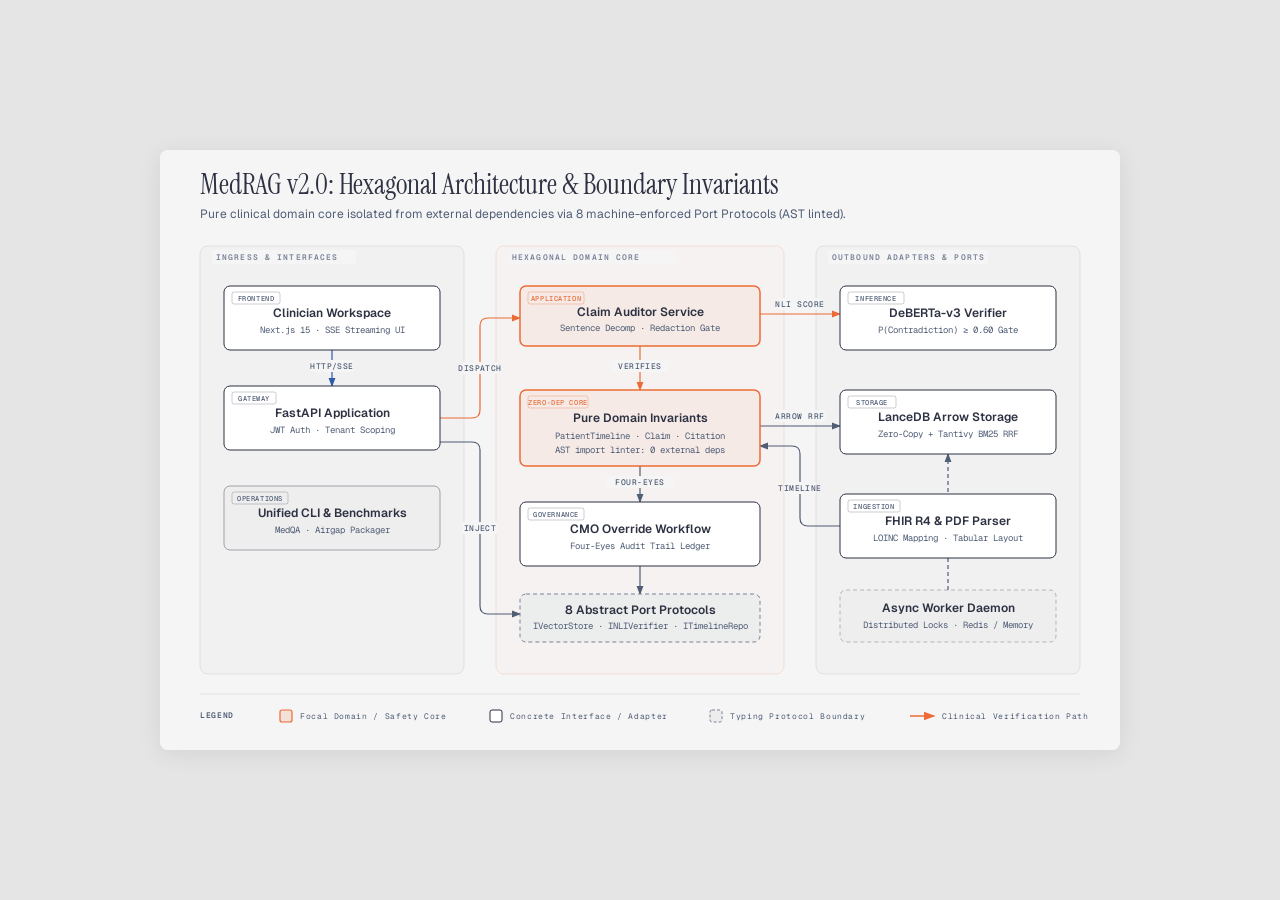
<file: docs/diagrams/hexagonal-architecture.html>
<!DOCTYPE html>
<html lang="en">
<head>
  <meta charset="UTF-8">
  <meta name="viewport" content="width=device-width, initial-scale=1.0">
  <title>MedRAG v2.0 - Hexagonal Architecture &amp; Boundary Invariants</title>
  <link rel="preconnect" href="https://fonts.googleapis.com">
  <link rel="preconnect" href="https://fonts.gstatic.com" crossorigin>
  <link href="https://fonts.googleapis.com/css2?family=Instrument+Serif:ital@0;1&amp;family=Geist:wght@400;500;600&amp;family=Geist+Mono:wght@400;500;600&amp;display=swap" rel="stylesheet">
  <style>
    *, *::before, *::after { box-sizing: border-box; margin: 0; padding: 0; }
    body {
      background: #e5e5e5;
      font-family: 'Geist', sans-serif;
      display: flex;
      justify-content: center;
      align-items: center;
      min-height: 100vh;
      padding: 24px;
    }
    .diagram-container {
      background: #f5f5f5;
      box-shadow: 0 4px 24px rgba(0,0,0,0.08);
      border-radius: 8px;
      overflow: hidden;
      width: 100%;
      max-width: 960px;
    }
    svg { display: block; width: 100%; height: auto; }
  </style>
</head>
<body>
  <div class="diagram-container">
    <svg xmlns="http://www.w3.org/2000/svg" viewBox="0 0 960 600" width="960" height="600" role="img" aria-labelledby="d1-title d1-desc">
      <defs>
        <style>
          @import url('https://fonts.googleapis.com/css2?family=Instrument+Serif:ital@0;1&amp;family=Geist:wght@400;500;600&amp;family=Geist+Mono:wght@400;500;600&amp;display=swap');
          .title { font-family: 'Instrument Serif', Georgia, serif; font-size: 28px; fill: #2d3142; }
          .subtitle { font-family: 'Geist', sans-serif; font-size: 12px; fill: #4f5d75; }
          .zone-tag { font-family: 'Geist Mono', monospace; font-size: 8px; letter-spacing: 0.14em; fill: #7a8399; font-weight: 600; }
          .node-tag { font-family: 'Geist Mono', monospace; font-size: 7px; letter-spacing: 0.08em; font-weight: 500; }
          .node-title { font-family: 'Geist', sans-serif; font-size: 12px; font-weight: 600; fill: #2d3142; }
          .node-sub { font-family: 'Geist Mono', monospace; font-size: 9px; fill: #4f5d75; }
          .edge-label { font-family: 'Geist Mono', monospace; font-size: 8px; letter-spacing: 0.06em; fill: #4f5d75; font-weight: 500; }
          .legend-text { font-family: 'Geist Mono', monospace; font-size: 8px; letter-spacing: 0.08em; fill: #4f5d75; }
        </style>
        <marker id="arrow" markerWidth="8" markerHeight="6" refX="7" refY="3" orient="auto">
          <polygon points="0 0, 8 3, 0 6" fill="#4f5d75"/>
        </marker>
        <marker id="arrow-accent" markerWidth="8" markerHeight="6" refX="7" refY="3" orient="auto">
          <polygon points="0 0, 8 3, 0 6" fill="#eb6c36"/>
        </marker>
        <marker id="arrow-link" markerWidth="8" markerHeight="6" refX="7" refY="3" orient="auto">
          <polygon points="0 0, 8 3, 0 6" fill="#2e5aa8"/>
        </marker>
      </defs>

      <title id="d1-title">MedRAG v2.0 - Hexagonal Architecture &amp; Boundary Invariants</title>
      <desc id="d1-desc">Hexagonal Architecture diagram detailing inbound interfaces, application services, pure clinical domain invariants, and outbound infrastructure adapters.</desc>

      <!-- 1. Background -->
      <rect width="960" height="600" fill="#f5f5f5"/>

      <!-- Header -->
      <text x="40" y="44" class="title">MedRAG v2.0: Hexagonal Architecture &amp; Boundary Invariants</text>
      <text x="40" y="68" class="subtitle">Pure clinical domain core isolated from external dependencies via 8 machine-enforced Port Protocols (AST linted).</text>

      <!-- 2. Architectural Zones (Z-Order: Zones first) -->
      <!-- Zone 1: Inbound Interfaces -->
      <rect x="40" y="96" width="264" height="428" rx="8" fill="rgba(45,49,66,0.02)" stroke="rgba(45,49,66,0.12)" stroke-width="0.8"/>
      <rect x="52" y="100" width="144" height="14" rx="2" fill="#f5f5f5"/>
      <text x="56" y="110" class="zone-tag">INGRESS &amp; INTERFACES</text>

      <!-- Zone 2: Hexagonal Domain Core -->
      <rect x="336" y="96" width="288" height="428" rx="8" fill="rgba(235,108,54,0.02)" stroke="rgba(235,108,54,0.20)" stroke-width="0.8"/>
      <rect x="348" y="100" width="168" height="14" rx="2" fill="#f5f5f5"/>
      <text x="352" y="110" class="zone-tag" fill="#eb6c36">HEXAGONAL DOMAIN CORE</text>

      <!-- Zone 3: Infrastructure Adapters -->
      <rect x="656" y="96" width="264" height="428" rx="8" fill="rgba(45,49,66,0.02)" stroke="rgba(45,49,66,0.12)" stroke-width="0.8"/>
      <rect x="668" y="100" width="160" height="14" rx="2" fill="#f5f5f5"/>
      <text x="672" y="110" class="zone-tag">OUTBOUND ADAPTERS &amp; PORTS</text>

      <!-- 3. Connectors (Drawn before nodes so lines stay behind boxes) -->
      <!-- Workspace to Controller (Vertical) -->
      <line x1="172" y1="200" x2="172" y2="236" stroke="#2e5aa8" stroke-width="1.2" marker-end="url(#arrow-link)"/>
      <rect x="150" y="210" width="44" height="12" rx="2" fill="#f5f5f5"/>
      <text x="172" y="219" class="edge-label" fill="#2e5aa8" text-anchor="middle">HTTP/SSE</text>

      <!-- Controller to Claim Auditor (Elbow right-up) -->
      <!-- from (280, 268) to (360, 168), mid = 320 -->
      <path d="M 280,268 H 312 Q 320,268 320,260 V 176 Q 320,168 328,168 H 360" fill="none" stroke="#eb6c36" stroke-width="1.2" marker-end="url(#arrow-accent)"/>
      <rect x="302" y="212" width="36" height="12" rx="2" fill="#f5f5f5"/>
      <text x="320" y="221" class="edge-label" fill="#eb6c36" text-anchor="middle">DISPATCH</text>

      <!-- Controller to Port Protocols (Elbow right-down) -->
      <!-- from (280, 292) to (360, 464), mid = 320 -->
      <path d="M 280,292 H 312 Q 320,292 320,300 V 456 Q 320,464 328,464 H 360" fill="none" stroke="#4f5d75" stroke-width="1.2" marker-end="url(#arrow)"/>
      <rect x="302" y="372" width="36" height="12" rx="2" fill="#f5f5f5"/>
      <text x="320" y="381" class="edge-label" text-anchor="middle">INJECT</text>

      <!-- Claim Auditor to Domain Core (Vertical) -->
      <line x1="480" y1="196" x2="480" y2="240" stroke="#eb6c36" stroke-width="1.2" marker-end="url(#arrow-accent)"/>
      <rect x="452" y="210" width="56" height="12" rx="2" fill="#f5f5f5"/>
      <text x="480" y="219" class="edge-label" fill="#eb6c36" text-anchor="middle">VERIFIES</text>

      <!-- Domain Core to CMO Override (Vertical) -->
      <line x1="480" y1="316" x2="480" y2="352" stroke="#4f5d75" stroke-width="1.2" marker-end="url(#arrow)"/>
      <rect x="446" y="326" width="68" height="12" rx="2" fill="#f5f5f5"/>
      <text x="480" y="335" class="edge-label" text-anchor="middle">FOUR-EYES</text>

      <!-- CMO Override to Port Protocols (Vertical) -->
      <line x1="480" y1="416" x2="480" y2="444" stroke="#4f5d75" stroke-width="1.2" marker-end="url(#arrow)"/>

      <!-- Claim Auditor to DeBERTa NLI Verifier (Horizontal) -->
      <line x1="600" y1="164" x2="680" y2="164" stroke="#eb6c36" stroke-width="1.2" marker-end="url(#arrow-accent)"/>
      <rect x="618" y="148" width="44" height="12" rx="2" fill="#f5f5f5"/>
      <text x="640" y="157" class="edge-label" fill="#eb6c36" text-anchor="middle">NLI SCORE</text>

      <!-- Domain Core to LanceDB Store (Horizontal) -->
      <line x1="600" y1="276" x2="680" y2="276" stroke="#4f5d75" stroke-width="1.2" marker-end="url(#arrow)"/>
      <rect x="614" y="260" width="52" height="12" rx="2" fill="#f5f5f5"/>
      <text x="640" y="269" class="edge-label" text-anchor="middle">ARROW RRF</text>

      <!-- FHIR/PDF Ingestion to Domain Core (Elbow left-up) -->
      <!-- from (680, 376) to (600, 296), mid = 640 -->
      <path d="M 680,376 H 648 Q 640,376 640,368 V 304 Q 640,296 632,296 H 600" fill="none" stroke="#4f5d75" stroke-width="1.2" marker-end="url(#arrow)"/>
      <rect x="624" y="332" width="32" height="12" rx="2" fill="#f5f5f5"/>
      <text x="640" y="341" class="edge-label" text-anchor="middle">TIMELINE</text>

      <!-- Worker Daemon to LanceDB (Vertical up) -->
      <line x1="788" y1="440" x2="788" y2="304" stroke="#4f5d75" stroke-width="1.2" stroke-dasharray="4,3" marker-end="url(#arrow)"/>
      <rect x="760" y="368" width="56" height="12" rx="2" fill="#f5f5f5"/>
      <text x="788" y="377" class="edge-label" text-anchor="middle">ASYNC SYNC</text>

      <!-- 4. Nodes (Opaque paper mask + styled box + tags + labels) -->
      
      <!-- Node A: Clinician Workspace UI -->
      <rect x="64" y="136" width="216" height="64" rx="6" fill="#f5f5f5"/>
      <rect x="64" y="136" width="216" height="64" rx="6" fill="#ffffff" stroke="#2d3142" stroke-width="1"/>
      <rect x="72" y="142" width="48" height="12" rx="2" fill="transparent" stroke="rgba(45,49,66,0.3)" stroke-width="0.8"/>
      <text x="96" y="151" class="node-tag" fill="#4f5d75" text-anchor="middle">FRONTEND</text>
      <text x="172" y="167" class="node-title" text-anchor="middle">Clinician Workspace</text>
      <text x="172" y="183" class="node-sub" text-anchor="middle">Next.js 15 · SSE Streaming UI</text>

      <!-- Node B: FastAPI SaaS Gateway -->
      <rect x="64" y="236" width="216" height="64" rx="6" fill="#f5f5f5"/>
      <rect x="64" y="236" width="216" height="64" rx="6" fill="#ffffff" stroke="#2d3142" stroke-width="1"/>
      <rect x="72" y="242" width="44" height="12" rx="2" fill="transparent" stroke="rgba(45,49,66,0.3)" stroke-width="0.8"/>
      <text x="94" y="251" class="node-tag" fill="#4f5d75" text-anchor="middle">GATEWAY</text>
      <text x="172" y="267" class="node-title" text-anchor="middle">FastAPI Application</text>
      <text x="172" y="283" class="node-sub" text-anchor="middle">JWT Auth · Tenant Scoping</text>

      <!-- Node C: CLI & Operational Tools -->
      <rect x="64" y="336" width="216" height="64" rx="6" fill="#f5f5f5"/>
      <rect x="64" y="336" width="216" height="64" rx="6" fill="rgba(45,49,66,0.03)" stroke="rgba(45,49,66,0.4)" stroke-width="1"/>
      <rect x="72" y="342" width="56" height="12" rx="2" fill="transparent" stroke="rgba(45,49,66,0.3)" stroke-width="0.8"/>
      <text x="100" y="351" class="node-tag" fill="#4f5d75" text-anchor="middle">OPERATIONS</text>
      <text x="172" y="367" class="node-title" text-anchor="middle">Unified CLI &amp; Benchmarks</text>
      <text x="172" y="383" class="node-sub" text-anchor="middle">MedQA · Airgap Packager</text>

      <!-- Node D: Claim Auditor Service (FOCAL 1) -->
      <rect x="360" y="136" width="240" height="60" rx="6" fill="#f5f5f5"/>
      <rect x="360" y="136" width="240" height="60" rx="6" fill="rgba(235,108,54,0.08)" stroke="#eb6c36" stroke-width="1.5"/>
      <rect x="368" y="142" width="56" height="12" rx="2" fill="transparent" stroke="rgba(235,108,54,0.4)" stroke-width="0.8"/>
      <text x="396" y="151" class="node-tag" fill="#eb6c36" text-anchor="middle">APPLICATION</text>
      <text x="480" y="166" class="node-title" text-anchor="middle">Claim Auditor Service</text>
      <text x="480" y="181" class="node-sub" text-anchor="middle">Sentence Decomp · Redaction Gate</text>

      <!-- Node E: Pure Clinical Domain Invariants (FOCAL 2) -->
      <rect x="360" y="240" width="240" height="76" rx="6" fill="#f5f5f5"/>
      <rect x="360" y="240" width="240" height="76" rx="6" fill="rgba(235,108,54,0.08)" stroke="#eb6c36" stroke-width="1.5"/>
      <rect x="368" y="246" width="60" height="12" rx="2" fill="transparent" stroke="rgba(235,108,54,0.4)" stroke-width="0.8"/>
      <text x="398" y="255" class="node-tag" fill="#eb6c36" text-anchor="middle">ZERO-DEP CORE</text>
      <text x="480" y="272" class="node-title" text-anchor="middle">Pure Domain Invariants</text>
      <text x="480" y="289" class="node-sub" text-anchor="middle">PatientTimeline · Claim · Citation</text>
      <text x="480" y="303" class="node-sub" fill="#eb6c36" text-anchor="middle">AST import linter: 0 external deps</text>

      <!-- Node F: CMO Override Workflow -->
      <rect x="360" y="352" width="240" height="64" rx="6" fill="#f5f5f5"/>
      <rect x="360" y="352" width="240" height="64" rx="6" fill="#ffffff" stroke="#2d3142" stroke-width="1"/>
      <rect x="368" y="358" width="56" height="12" rx="2" fill="transparent" stroke="rgba(45,49,66,0.3)" stroke-width="0.8"/>
      <text x="396" y="367" class="node-tag" fill="#4f5d75" text-anchor="middle">GOVERNANCE</text>
      <text x="480" y="383" class="node-title" text-anchor="middle">CMO Override Workflow</text>
      <text x="480" y="399" class="node-sub" text-anchor="middle">Four-Eyes Audit Trail Ledger</text>

      <!-- Node G: Port Protocols Specification -->
      <rect x="360" y="444" width="240" height="48" rx="6" fill="#f5f5f5"/>
      <rect x="360" y="444" width="240" height="48" rx="6" fill="rgba(45,49,66,0.04)" stroke="#7a8399" stroke-width="1" stroke-dasharray="4,3"/>
      <text x="480" y="464" class="node-title" font-size="11" text-anchor="middle">8 Abstract Port Protocols</text>
      <text x="480" y="479" class="node-sub" text-anchor="middle">IVectorStore · INLIVerifier · ITimelineRepo</text>

      <!-- Node H: DeBERTa-v3 NLI Verifier -->
      <rect x="680" y="136" width="216" height="64" rx="6" fill="#f5f5f5"/>
      <rect x="680" y="136" width="216" height="64" rx="6" fill="#ffffff" stroke="#2d3142" stroke-width="1"/>
      <rect x="688" y="142" width="56" height="12" rx="2" fill="transparent" stroke="rgba(45,49,66,0.3)" stroke-width="0.8"/>
      <text x="716" y="151" class="node-tag" fill="#4f5d75" text-anchor="middle">INFERENCE</text>
      <text x="788" y="167" class="node-title" text-anchor="middle">DeBERTa-v3 Verifier</text>
      <text x="788" y="183" class="node-sub" text-anchor="middle">P(Contradiction) &#x2265; 0.60 Gate</text>

      <!-- Node I: LanceDB + Tantivy Storage -->
      <rect x="680" y="240" width="216" height="64" rx="6" fill="#f5f5f5"/>
      <rect x="680" y="240" width="216" height="64" rx="6" fill="#ffffff" stroke="#2d3142" stroke-width="1"/>
      <rect x="688" y="246" width="48" height="12" rx="2" fill="transparent" stroke="rgba(45,49,66,0.3)" stroke-width="0.8"/>
      <text x="712" y="255" class="node-tag" fill="#4f5d75" text-anchor="middle">STORAGE</text>
      <text x="788" y="271" class="node-title" text-anchor="middle">LanceDB Arrow Storage</text>
      <text x="788" y="287" class="node-sub" text-anchor="middle">Zero-Copy + Tantivy BM25 RRF</text>

      <!-- Node J: FHIR & PDF Ingestion -->
      <rect x="680" y="344" width="216" height="64" rx="6" fill="#f5f5f5"/>
      <rect x="680" y="344" width="216" height="64" rx="6" fill="#ffffff" stroke="#2d3142" stroke-width="1"/>
      <rect x="688" y="350" width="52" height="12" rx="2" fill="transparent" stroke="rgba(45,49,66,0.3)" stroke-width="0.8"/>
      <text x="714" y="359" class="node-tag" fill="#4f5d75" text-anchor="middle">INGESTION</text>
      <text x="788" y="375" class="node-title" text-anchor="middle">FHIR R4 &amp; PDF Parser</text>
      <text x="788" y="391" class="node-sub" text-anchor="middle">LOINC Mapping · Tabular Layout</text>

      <!-- Node K: Async Worker Daemon -->
      <rect x="680" y="440" width="216" height="52" rx="6" fill="#f5f5f5"/>
      <rect x="680" y="440" width="216" height="52" rx="6" fill="rgba(45,49,66,0.03)" stroke="rgba(45,49,66,0.3)" stroke-width="1" stroke-dasharray="4,3"/>
      <text x="788" y="462" class="node-title" font-size="11" text-anchor="middle">Async Worker Daemon</text>
      <text x="788" y="478" class="node-sub" text-anchor="middle">Distributed Locks · Redis / Memory</text>

      <!-- 5. Legend Strip at Bottom -->
      <line x1="40" y1="544" x2="920" y2="544" stroke="rgba(45,49,66,0.12)" stroke-width="0.8"/>
      <text x="40" y="568" class="legend-text" font-weight="600" letter-spacing="0.14em">LEGEND</text>
      
      <!-- Legend Item 1: Focal Core -->
      <rect x="120" y="560" width="12" height="12" rx="2" fill="rgba(235,108,54,0.15)" stroke="#eb6c36" stroke-width="1.2"/>
      <text x="140" y="569" class="legend-text">Focal Domain / Safety Core</text>

      <!-- Legend Item 2: Concrete Component -->
      <rect x="330" y="560" width="12" height="12" rx="2" fill="#ffffff" stroke="#2d3142" stroke-width="1"/>
      <text x="350" y="569" class="legend-text">Concrete Interface / Adapter</text>

      <!-- Legend Item 3: Abstract Port Protocol -->
      <rect x="550" y="560" width="12" height="12" rx="2" fill="rgba(45,49,66,0.04)" stroke="#7a8399" stroke-width="1" stroke-dasharray="3,2"/>
      <text x="570" y="569" class="legend-text">Typing Protocol Boundary</text>

      <!-- Legend Item 4: Verified Sync Path -->
      <line x1="750" y1="566" x2="774" y2="566" stroke="#eb6c36" stroke-width="1.5" marker-end="url(#arrow-accent)"/>
      <text x="782" y="569" class="legend-text">Clinical Verification Path</text>
    </svg>
  </div>
</body>
</html>
</file>
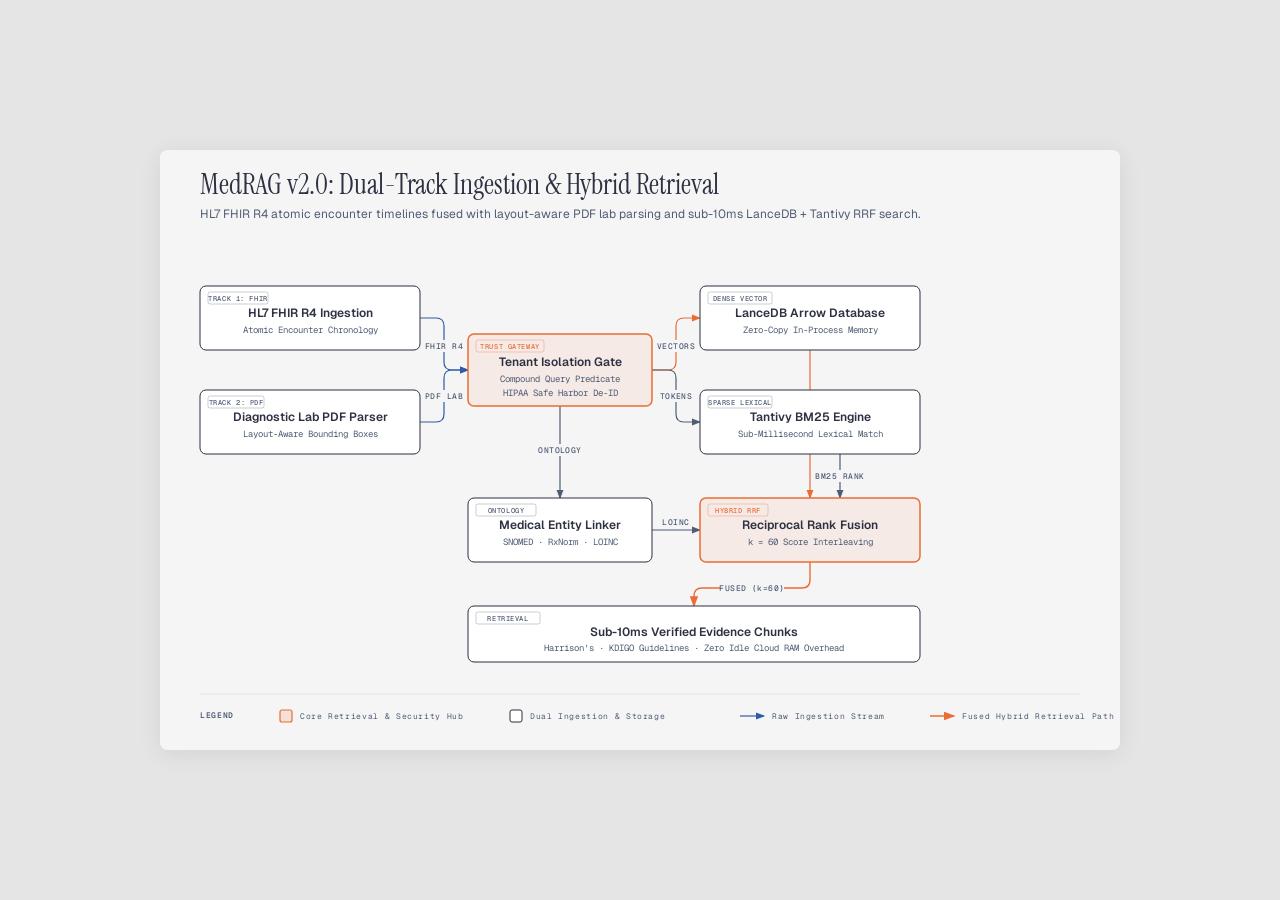
<file: docs/diagrams/ingestion-and-retrieval.html>
<!DOCTYPE html>
<html lang="en">
<head>
  <meta charset="UTF-8">
  <meta name="viewport" content="width=device-width, initial-scale=1.0">
  <title>MedRAG v2.0 - Dual Ingestion &amp; Hybrid Retrieval Engine</title>
  <link rel="preconnect" href="https://fonts.googleapis.com">
  <link rel="preconnect" href="https://fonts.gstatic.com" crossorigin>
  <link href="https://fonts.googleapis.com/css2?family=Instrument+Serif:ital@0;1&amp;family=Geist:wght@400;500;600&amp;family=Geist+Mono:wght@400;500;600&amp;display=swap" rel="stylesheet">
  <style>
    *, *::before, *::after { box-sizing: border-box; margin: 0; padding: 0; }
    body {
      background: #e5e5e5;
      font-family: 'Geist', sans-serif;
      display: flex;
      justify-content: center;
      align-items: center;
      min-height: 100vh;
      padding: 24px;
    }
    .diagram-container {
      background: #f5f5f5;
      box-shadow: 0 4px 24px rgba(0,0,0,0.08);
      border-radius: 8px;
      overflow: hidden;
      width: 100%;
      max-width: 960px;
    }
    svg { display: block; width: 100%; height: auto; }
  </style>
</head>
<body>
  <div class="diagram-container">
    <svg xmlns="http://www.w3.org/2000/svg" viewBox="0 0 960 600" width="960" height="600" role="img" aria-labelledby="d3-title d3-desc">
      <defs>
        <style>
          @import url('https://fonts.googleapis.com/css2?family=Instrument+Serif:ital@0;1&amp;family=Geist:wght@400;500;600&amp;family=Geist+Mono:wght@400;500;600&amp;display=swap');
          .title { font-family: 'Instrument Serif', Georgia, serif; font-size: 28px; fill: #2d3142; }
          .subtitle { font-family: 'Geist', sans-serif; font-size: 12px; fill: #4f5d75; }
          .zone-tag { font-family: 'Geist Mono', monospace; font-size: 8px; letter-spacing: 0.14em; fill: #7a8399; font-weight: 600; }
          .node-tag { font-family: 'Geist Mono', monospace; font-size: 7px; letter-spacing: 0.08em; font-weight: 500; }
          .node-title { font-family: 'Geist', sans-serif; font-size: 12px; font-weight: 600; fill: #2d3142; }
          .node-sub { font-family: 'Geist Mono', monospace; font-size: 9px; fill: #4f5d75; }
          .edge-label { font-family: 'Geist Mono', monospace; font-size: 8px; letter-spacing: 0.06em; fill: #4f5d75; font-weight: 500; }
          .legend-text { font-family: 'Geist Mono', monospace; font-size: 8px; letter-spacing: 0.08em; fill: #4f5d75; }
        </style>
        <marker id="arrow" markerWidth="8" markerHeight="6" refX="7" refY="3" orient="auto">
          <polygon points="0 0, 8 3, 0 6" fill="#4f5d75"/>
        </marker>
        <marker id="arrow-accent" markerWidth="8" markerHeight="6" refX="7" refY="3" orient="auto">
          <polygon points="0 0, 8 3, 0 6" fill="#eb6c36"/>
        </marker>
        <marker id="arrow-link" markerWidth="8" markerHeight="6" refX="7" refY="3" orient="auto">
          <polygon points="0 0, 8 3, 0 6" fill="#2e5aa8"/>
        </marker>
      </defs>

      <title id="d3-title">MedRAG v2.0 - Dual Ingestion &amp; Hybrid Retrieval Engine</title>
      <desc id="d3-desc">Data flow diagram showing FHIR and PDF ingestion through compound tenant security boundaries into LanceDB Arrow and Tantivy BM25.</desc>

      <!-- 1. Background -->
      <rect width="960" height="600" fill="#f5f5f5"/>

      <!-- Header -->
      <text x="40" y="44" class="title">MedRAG v2.0: Dual-Track Ingestion &amp; Hybrid Retrieval</text>
      <text x="40" y="68" class="subtitle">HL7 FHIR R4 atomic encounter timelines fused with layout-aware PDF lab parsing and sub-10ms LanceDB + Tantivy RRF search.</text>

      <!-- 2. Connectors (Drawn before nodes) -->
      <!-- Track 1 (FHIR) to Gate (Elbow right-down) -->
      <!-- from (260, 168) to (308, 220), mid = 284 -->
      <path d="M 260,168 H 276 Q 284,168 284,176 V 212 Q 284,220 292,220 H 308" fill="none" stroke="#2e5aa8" stroke-width="1.2" marker-end="url(#arrow-link)"/>
      <rect x="264" y="190" width="40" height="12" rx="2" fill="#f5f5f5"/>
      <text x="284" y="199" class="edge-label" fill="#2e5aa8" text-anchor="middle">FHIR R4</text>

      <!-- Track 2 (PDF) to Gate (Elbow right-up) -->
      <!-- from (260, 272) to (308, 220), mid = 284 -->
      <path d="M 260,272 H 276 Q 284,272 284,264 V 228 Q 284,220 292,220 H 308" fill="none" stroke="#2e5aa8" stroke-width="1.2" marker-end="url(#arrow-link)"/>
      <rect x="266" y="240" width="36" height="12" rx="2" fill="#f5f5f5"/>
      <text x="284" y="249" class="edge-label" fill="#2e5aa8" text-anchor="middle">PDF LAB</text>

      <!-- Gate to LanceDB Dense Store (Elbow right-up) -->
      <!-- from (492, 220) to (540, 168), mid = 516 -->
      <path d="M 492,220 H 508 Q 516,220 516,212 V 176 Q 516,168 524,168 H 540" fill="none" stroke="#eb6c36" stroke-width="1.2" marker-end="url(#arrow-accent)"/>
      <rect x="496" y="190" width="40" height="12" rx="2" fill="#f5f5f5"/>
      <text x="516" y="199" class="edge-label" fill="#eb6c36" text-anchor="middle">VECTORS</text>

      <!-- Gate to Tantivy Sparse Store (Elbow right-down) -->
      <!-- from (492, 220) to (540, 272), mid = 516 -->
      <path d="M 492,220 H 508 Q 516,220 516,228 V 264 Q 516,272 524,272 H 540" fill="none" stroke="#4f5d75" stroke-width="1.2" marker-end="url(#arrow)"/>
      <rect x="498" y="240" width="36" height="12" rx="2" fill="#f5f5f5"/>
      <text x="516" y="249" class="edge-label" text-anchor="middle">TOKENS</text>

      <!-- Gate to Entity Linker (Vertical down) -->
      <line x1="400" y1="256" x2="400" y2="348" stroke="#4f5d75" stroke-width="1.2" marker-end="url(#arrow)"/>
      <rect x="372" y="294" width="56" height="12" rx="2" fill="#f5f5f5"/>
      <text x="400" y="303" class="edge-label" text-anchor="middle">ONTOLOGY</text>

      <!-- Entity Linker to RRF Fusion (Horizontal) -->
      <line x1="492" y1="380" x2="540" y2="380" stroke="#4f5d75" stroke-width="1.2" marker-end="url(#arrow)"/>
      <rect x="500" y="366" width="32" height="12" rx="2" fill="#f5f5f5"/>
      <text x="516" y="375" class="edge-label" text-anchor="middle">LOINC</text>

      <!-- LanceDB to RRF (Vertical down) -->
      <line x1="650" y1="200" x2="650" y2="348" stroke="#eb6c36" stroke-width="1.2" marker-end="url(#arrow-accent)"/>
      <rect x="626" y="266" width="48" height="12" rx="2" fill="#f5f5f5"/>
      <text x="650" y="275" class="edge-label" fill="#eb6c36" text-anchor="middle">DENSE RANK</text>

      <!-- Tantivy to RRF (Vertical down) -->
      <line x1="680" y1="304" x2="680" y2="348" stroke="#4f5d75" stroke-width="1.2" marker-end="url(#arrow)"/>
      <rect x="656" y="320" width="48" height="12" rx="2" fill="#f5f5f5"/>
      <text x="680" y="329" class="edge-label" text-anchor="middle">BM25 RANK</text>

      <!-- RRF to Output (Elbow down-left) -->
      <!-- from (650, 412) to (534, 456) -->
      <path d="M 650,412 V 430 Q 650,438 642,438 H 542 Q 534,438 534,446 V 456" fill="none" stroke="#eb6c36" stroke-width="1.4" marker-end="url(#arrow-accent)"/>
      <rect x="560" y="432" width="64" height="12" rx="2" fill="#f5f5f5"/>
      <text x="592" y="441" class="edge-label" fill="#eb6c36" text-anchor="middle">FUSED (k=60)</text>

      <!-- 3. Nodes -->
      
      <!-- Track 1: HL7 FHIR Bundle -->
      <rect x="40" y="136" width="220" height="64" rx="6" fill="#f5f5f5"/>
      <rect x="40" y="136" width="220" height="64" rx="6" fill="#ffffff" stroke="#2d3142" stroke-width="1"/>
      <rect x="48" y="142" width="60" height="12" rx="2" fill="transparent" stroke="rgba(45,49,66,0.3)" stroke-width="0.8"/>
      <text x="78" y="151" class="node-tag" fill="#4f5d75" text-anchor="middle">TRACK 1: FHIR</text>
      <text x="150" y="167" class="node-title" text-anchor="middle">HL7 FHIR R4 Ingestion</text>
      <text x="150" y="183" class="node-sub" text-anchor="middle">Atomic Encounter Chronology</text>

      <!-- Track 2: Diagnostic Lab PDF -->
      <rect x="40" y="240" width="220" height="64" rx="6" fill="#f5f5f5"/>
      <rect x="40" y="240" width="220" height="64" rx="6" fill="#ffffff" stroke="#2d3142" stroke-width="1"/>
      <rect x="48" y="246" width="56" height="12" rx="2" fill="transparent" stroke="rgba(45,49,66,0.3)" stroke-width="0.8"/>
      <text x="76" y="255" class="node-tag" fill="#4f5d75" text-anchor="middle">TRACK 2: PDF</text>
      <text x="150" y="271" class="node-title" text-anchor="middle">Diagnostic Lab PDF Parser</text>
      <text x="150" y="287" class="node-sub" text-anchor="middle">Layout-Aware Bounding Boxes</text>

      <!-- Central Gate: Tenant Isolation & De-identification (FOCAL 1) -->
      <rect x="308" y="184" width="184" height="72" rx="6" fill="#f5f5f5"/>
      <rect x="308" y="184" width="184" height="72" rx="6" fill="rgba(235,108,54,0.08)" stroke="#eb6c36" stroke-width="1.5"/>
      <rect x="316" y="190" width="68" height="12" rx="2" fill="transparent" stroke="rgba(235,108,54,0.4)" stroke-width="0.8"/>
      <text x="350" y="199" class="node-tag" fill="#eb6c36" text-anchor="middle">TRUST GATEWAY</text>
      <text x="400" y="216" class="node-title" text-anchor="middle">Tenant Isolation Gate</text>
      <text x="400" y="232" class="node-sub" text-anchor="middle">Compound Query Predicate</text>
      <text x="400" y="246" class="node-sub" fill="#eb6c36" text-anchor="middle">HIPAA Safe Harbor De-ID</text>

      <!-- Storage 1: LanceDB Arrow Vector Table -->
      <rect x="540" y="136" width="220" height="64" rx="6" fill="#f5f5f5"/>
      <rect x="540" y="136" width="220" height="64" rx="6" fill="#ffffff" stroke="#2d3142" stroke-width="1"/>
      <rect x="548" y="142" width="64" height="12" rx="2" fill="transparent" stroke="rgba(45,49,66,0.3)" stroke-width="0.8"/>
      <text x="580" y="151" class="node-tag" fill="#4f5d75" text-anchor="middle">DENSE VECTOR</text>
      <text x="650" y="167" class="node-title" text-anchor="middle">LanceDB Arrow Database</text>
      <text x="650" y="183" class="node-sub" text-anchor="middle">Zero-Copy In-Process Memory</text>

      <!-- Storage 2: Tantivy BM25 Lexical Index -->
      <rect x="540" y="240" width="220" height="64" rx="6" fill="#f5f5f5"/>
      <rect x="540" y="240" width="220" height="64" rx="6" fill="#ffffff" stroke="#2d3142" stroke-width="1"/>
      <rect x="548" y="246" width="64" height="12" rx="2" fill="transparent" stroke="rgba(45,49,66,0.3)" stroke-width="0.8"/>
      <text x="580" y="255" class="node-tag" fill="#4f5d75" text-anchor="middle">SPARSE LEXICAL</text>
      <text x="650" y="271" class="node-title" text-anchor="middle">Tantivy BM25 Engine</text>
      <text x="650" y="287" class="node-sub" text-anchor="middle">Sub-Millisecond Lexical Match</text>

      <!-- Entity Linker -->
      <rect x="308" y="348" width="184" height="64" rx="6" fill="#f5f5f5"/>
      <rect x="308" y="348" width="184" height="64" rx="6" fill="#ffffff" stroke="#2d3142" stroke-width="1"/>
      <rect x="316" y="354" width="60" height="12" rx="2" fill="transparent" stroke="rgba(45,49,66,0.3)" stroke-width="0.8"/>
      <text x="346" y="363" class="node-tag" fill="#4f5d75" text-anchor="middle">ONTOLOGY</text>
      <text x="400" y="379" class="node-title" text-anchor="middle">Medical Entity Linker</text>
      <text x="400" y="395" class="node-sub" text-anchor="middle">SNOMED · RxNorm · LOINC</text>

      <!-- RRF Fusion Engine (FOCAL 2) -->
      <rect x="540" y="348" width="220" height="64" rx="6" fill="#f5f5f5"/>
      <rect x="540" y="348" width="220" height="64" rx="6" fill="rgba(235,108,54,0.08)" stroke="#eb6c36" stroke-width="1.5"/>
      <rect x="548" y="354" width="60" height="12" rx="2" fill="transparent" stroke="rgba(235,108,54,0.4)" stroke-width="0.8"/>
      <text x="578" y="363" class="node-tag" fill="#eb6c36" text-anchor="middle">HYBRID RRF</text>
      <text x="650" y="379" class="node-title" text-anchor="middle">Reciprocal Rank Fusion</text>
      <text x="650" y="395" class="node-sub" fill="#eb6c36" text-anchor="middle">k = 60 Score Interleaving</text>

      <!-- Output: Sub-10ms Grounded Evidence -->
      <rect x="308" y="456" width="452" height="56" rx="6" fill="#f5f5f5"/>
      <rect x="308" y="456" width="452" height="56" rx="6" fill="#ffffff" stroke="#2d3142" stroke-width="1"/>
      <rect x="316" y="462" width="64" height="12" rx="2" fill="transparent" stroke="rgba(45,49,66,0.3)" stroke-width="0.8"/>
      <text x="348" y="471" class="node-tag" fill="#4f5d75" text-anchor="middle">RETRIEVAL</text>
      <text x="534" y="486" class="node-title" text-anchor="middle">Sub-10ms Verified Evidence Chunks</text>
      <text x="534" y="501" class="node-sub" text-anchor="middle">Harrison&apos;s · KDIGO Guidelines · Zero Idle Cloud RAM Overhead</text>

      <!-- 4. Legend Strip at Bottom -->
      <line x1="40" y1="544" x2="920" y2="544" stroke="rgba(45,49,66,0.12)" stroke-width="0.8"/>
      <text x="40" y="568" class="legend-text" font-weight="600" letter-spacing="0.14em">LEGEND</text>
      
      <rect x="120" y="560" width="12" height="12" rx="2" fill="rgba(235,108,54,0.15)" stroke="#eb6c36" stroke-width="1.2"/>
      <text x="140" y="569" class="legend-text">Core Retrieval &amp; Security Hub</text>

      <rect x="350" y="560" width="12" height="12" rx="2" fill="#ffffff" stroke="#2d3142" stroke-width="1"/>
      <text x="370" y="569" class="legend-text">Dual Ingestion &amp; Storage</text>

      <line x1="580" y1="566" x2="604" y2="566" stroke="#2e5aa8" stroke-width="1.2" marker-end="url(#arrow-link)"/>
      <text x="612" y="569" class="legend-text">Raw Ingestion Stream</text>

      <line x1="770" y1="566" x2="794" y2="566" stroke="#eb6c36" stroke-width="1.5" marker-end="url(#arrow-accent)"/>
      <text x="802" y="569" class="legend-text">Fused Hybrid Retrieval Path</text>
    </svg>
  </div>
</body>
</html>
</file>
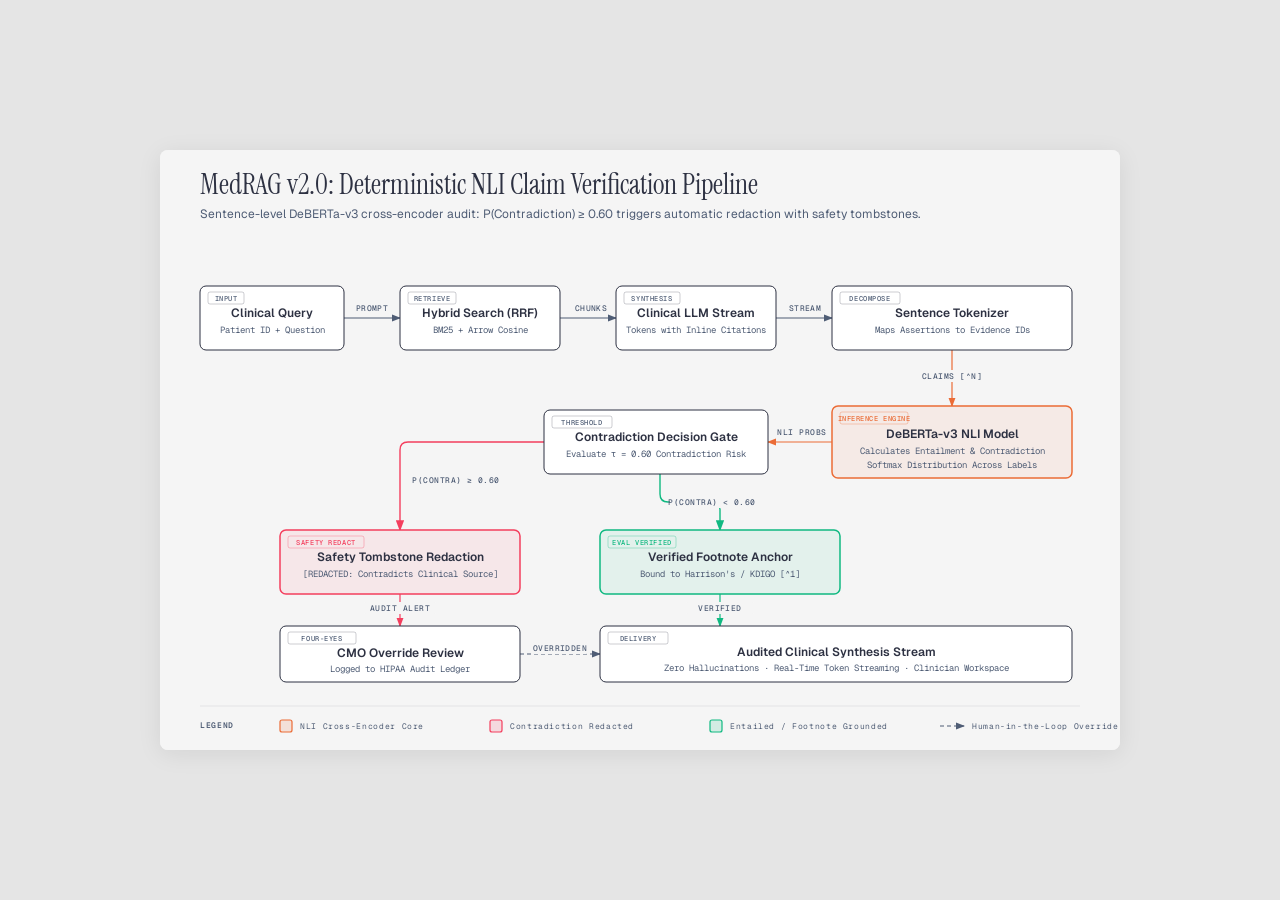
<file: docs/diagrams/nli-verification-pipeline.html>
<!DOCTYPE html>
<html lang="en">
<head>
  <meta charset="UTF-8">
  <meta name="viewport" content="width=device-width, initial-scale=1.0">
  <title>MedRAG v2.0 - Deterministic NLI Verification Pipeline</title>
  <link rel="preconnect" href="https://fonts.googleapis.com">
  <link rel="preconnect" href="https://fonts.gstatic.com" crossorigin>
  <link href="https://fonts.googleapis.com/css2?family=Instrument+Serif:ital@0;1&amp;family=Geist:wght@400;500;600&amp;family=Geist+Mono:wght@400;500;600&amp;display=swap" rel="stylesheet">
  <style>
    *, *::before, *::after { box-sizing: border-box; margin: 0; padding: 0; }
    body {
      background: #e5e5e5;
      font-family: 'Geist', sans-serif;
      display: flex;
      justify-content: center;
      align-items: center;
      min-height: 100vh;
      padding: 24px;
    }
    .diagram-container {
      background: #f5f5f5;
      box-shadow: 0 4px 24px rgba(0,0,0,0.08);
      border-radius: 8px;
      overflow: hidden;
      width: 100%;
      max-width: 960px;
    }
    svg { display: block; width: 100%; height: auto; }
  </style>
</head>
<body>
  <div class="diagram-container">
    <svg xmlns="http://www.w3.org/2000/svg" viewBox="0 0 960 600" width="960" height="600" role="img" aria-labelledby="d2-title d2-desc">
      <defs>
        <style>
          @import url('https://fonts.googleapis.com/css2?family=Instrument+Serif:ital@0;1&amp;family=Geist:wght@400;500;600&amp;family=Geist+Mono:wght@400;500;600&amp;display=swap');
          .title { font-family: 'Instrument Serif', Georgia, serif; font-size: 28px; fill: #2d3142; }
          .subtitle { font-family: 'Geist', sans-serif; font-size: 12px; fill: #4f5d75; }
          .node-tag { font-family: 'Geist Mono', monospace; font-size: 7px; letter-spacing: 0.08em; font-weight: 500; }
          .node-title { font-family: 'Geist', sans-serif; font-size: 12px; font-weight: 600; fill: #2d3142; }
          .node-sub { font-family: 'Geist Mono', monospace; font-size: 9px; fill: #4f5d75; }
          .edge-label { font-family: 'Geist Mono', monospace; font-size: 8px; letter-spacing: 0.06em; fill: #4f5d75; font-weight: 500; }
          .legend-text { font-family: 'Geist Mono', monospace; font-size: 8px; letter-spacing: 0.08em; fill: #4f5d75; }
        </style>
        <marker id="arrow" markerWidth="8" markerHeight="6" refX="7" refY="3" orient="auto">
          <polygon points="0 0, 8 3, 0 6" fill="#4f5d75"/>
        </marker>
        <marker id="arrow-accent" markerWidth="8" markerHeight="6" refX="7" refY="3" orient="auto">
          <polygon points="0 0, 8 3, 0 6" fill="#eb6c36"/>
        </marker>
        <marker id="arrow-danger" markerWidth="8" markerHeight="6" refX="7" refY="3" orient="auto">
          <polygon points="0 0, 8 3, 0 6" fill="#f43f5e"/>
        </marker>
        <marker id="arrow-success" markerWidth="8" markerHeight="6" refX="7" refY="3" orient="auto">
          <polygon points="0 0, 8 3, 0 6" fill="#10b981"/>
        </marker>
      </defs>

      <title id="d2-title">MedRAG v2.0 - Deterministic NLI Verification Pipeline</title>
      <desc id="d2-desc">Sentence-level DeBERTa-v3 cross-encoder evaluation with automated contradiction redaction and CMO override review.</desc>

      <!-- 1. Background -->
      <rect width="960" height="600" fill="#f5f5f5"/>

      <!-- Header -->
      <text x="40" y="44" class="title">MedRAG v2.0: Deterministic NLI Claim Verification Pipeline</text>
      <text x="40" y="68" class="subtitle">Sentence-level DeBERTa-v3 cross-encoder audit: P(Contradiction) &#x2265; 0.60 triggers automatic redaction with safety tombstones.</text>

      <!-- 2. Connectors (Drawn first so lines sit behind boxes) -->
      <!-- Step 1 to Step 2 (Horizontal) -->
      <line x1="184" y1="168" x2="240" y2="168" stroke="#4f5d75" stroke-width="1.2" marker-end="url(#arrow)"/>
      <rect x="194" y="152" width="36" height="12" rx="2" fill="#f5f5f5"/>
      <text x="212" y="161" class="edge-label" text-anchor="middle">PROMPT</text>

      <!-- Step 2 to Step 3 (Horizontal) -->
      <line x1="400" y1="168" x2="456" y2="168" stroke="#4f5d75" stroke-width="1.2" marker-end="url(#arrow)"/>
      <rect x="410" y="152" width="42" height="12" rx="2" fill="#f5f5f5"/>
      <text x="431" y="161" class="edge-label" text-anchor="middle">CHUNKS</text>

      <!-- Step 3 to Step 4 (Horizontal) -->
      <line x1="616" y1="168" x2="672" y2="168" stroke="#4f5d75" stroke-width="1.2" marker-end="url(#arrow)"/>
      <rect x="626" y="152" width="38" height="12" rx="2" fill="#f5f5f5"/>
      <text x="645" y="161" class="edge-label" text-anchor="middle">STREAM</text>

      <!-- Step 4 to Step 5 (Vertical down) -->
      <line x1="792" y1="200" x2="792" y2="256" stroke="#eb6c36" stroke-width="1.2" marker-end="url(#arrow-accent)"/>
      <rect x="768" y="220" width="48" height="12" rx="2" fill="#f5f5f5"/>
      <text x="792" y="229" class="edge-label" fill="#eb6c36" text-anchor="middle">CLAIMS [^N]</text>

      <!-- Step 5 to Step 6 (Horizontal left) -->
      <line x1="672" y1="292" x2="608" y2="292" stroke="#eb6c36" stroke-width="1.2" marker-end="url(#arrow-accent)"/>
      <rect x="620" y="276" width="44" height="12" rx="2" fill="#f5f5f5"/>
      <text x="642" y="285" class="edge-label" fill="#eb6c36" text-anchor="middle">NLI PROBS</text>

      <!-- Decision Gate (Step 6) to Redaction (Elbow left-down) -->
      <!-- from (384, 292) to (240, 380), mid = 240 -->
      <path d="M 384,292 H 248 Q 240,292 240,300 V 380" fill="none" stroke="#f43f5e" stroke-width="1.4" marker-end="url(#arrow-danger)"/>
      <rect x="252" y="324" width="88" height="12" rx="2" fill="#f5f5f5"/>
      <text x="296" y="333" class="edge-label" fill="#f43f5e" text-anchor="middle">P(CONTRA) &#x2265; 0.60</text>

      <!-- Redaction to CMO Override (Vertical) -->
      <line x1="240" y1="444" x2="240" y2="476" stroke="#f43f5e" stroke-width="1.2" marker-end="url(#arrow-danger)"/>
      <rect x="204" y="452" width="72" height="12" rx="2" fill="#f5f5f5"/>
      <text x="240" y="461" class="edge-label" fill="#f43f5e" text-anchor="middle">AUDIT ALERT</text>

      <!-- Decision Gate to Verified Anchor (Elbow down-right) -->
      <!-- from (500, 324) to (560, 380) -->
      <path d="M 500,324 V 344 Q 500,352 508,352 H 552 Q 560,352 560,360 V 380" fill="none" stroke="#10b981" stroke-width="1.4" marker-end="url(#arrow-success)"/>
      <rect x="510" y="346" width="84" height="12" rx="2" fill="#f5f5f5"/>
      <text x="552" y="355" class="edge-label" fill="#10b981" text-anchor="middle">P(CONTRA) &lt; 0.60</text>

      <!-- Verified Anchor to Final Output (Vertical) -->
      <line x1="560" y1="444" x2="560" y2="476" stroke="#10b981" stroke-width="1.2" marker-end="url(#arrow-success)"/>
      <rect x="526" y="452" width="68" height="12" rx="2" fill="#f5f5f5"/>
      <text x="560" y="461" class="edge-label" fill="#10b981" text-anchor="middle">VERIFIED</text>

      <!-- CMO Override to Final Output (Horizontal, dashed) -->
      <line x1="360" y1="504" x2="440" y2="504" stroke="#4f5d75" stroke-width="1.2" stroke-dasharray="4,3" marker-end="url(#arrow)"/>
      <rect x="372" y="492" width="56" height="12" rx="2" fill="#f5f5f5"/>
      <text x="400" y="501" class="edge-label" text-anchor="middle">OVERRIDDEN</text>

      <!-- 3. Nodes -->
      
      <!-- Step 1: Clinical Query -->
      <rect x="40" y="136" width="144" height="64" rx="6" fill="#f5f5f5"/>
      <rect x="40" y="136" width="144" height="64" rx="6" fill="#ffffff" stroke="#2d3142" stroke-width="1"/>
      <rect x="48" y="142" width="36" height="12" rx="2" fill="transparent" stroke="rgba(45,49,66,0.3)" stroke-width="0.8"/>
      <text x="66" y="151" class="node-tag" fill="#4f5d75" text-anchor="middle">INPUT</text>
      <text x="112" y="167" class="node-title" text-anchor="middle">Clinical Query</text>
      <text x="112" y="183" class="node-sub" text-anchor="middle">Patient ID + Question</text>

      <!-- Step 2: Hybrid Retrieval -->
      <rect x="240" y="136" width="160" height="64" rx="6" fill="#f5f5f5"/>
      <rect x="240" y="136" width="160" height="64" rx="6" fill="#ffffff" stroke="#2d3142" stroke-width="1"/>
      <rect x="248" y="142" width="48" height="12" rx="2" fill="transparent" stroke="rgba(45,49,66,0.3)" stroke-width="0.8"/>
      <text x="272" y="151" class="node-tag" fill="#4f5d75" text-anchor="middle">RETRIEVE</text>
      <text x="320" y="167" class="node-title" text-anchor="middle">Hybrid Search (RRF)</text>
      <text x="320" y="183" class="node-sub" text-anchor="middle">BM25 + Arrow Cosine</text>

      <!-- Step 3: LLM Synthesis Stream -->
      <rect x="456" y="136" width="160" height="64" rx="6" fill="#f5f5f5"/>
      <rect x="456" y="136" width="160" height="64" rx="6" fill="#ffffff" stroke="#2d3142" stroke-width="1"/>
      <rect x="464" y="142" width="56" height="12" rx="2" fill="transparent" stroke="rgba(45,49,66,0.3)" stroke-width="0.8"/>
      <text x="492" y="151" class="node-tag" fill="#4f5d75" text-anchor="middle">SYNTHESIS</text>
      <text x="536" y="167" class="node-title" text-anchor="middle">Clinical LLM Stream</text>
      <text x="536" y="183" class="node-sub" text-anchor="middle">Tokens with Inline Citations</text>

      <!-- Step 4: Sentence Claim Splitter -->
      <rect x="672" y="136" width="240" height="64" rx="6" fill="#f5f5f5"/>
      <rect x="672" y="136" width="240" height="64" rx="6" fill="#ffffff" stroke="#2d3142" stroke-width="1"/>
      <rect x="680" y="142" width="60" height="12" rx="2" fill="transparent" stroke="rgba(45,49,66,0.3)" stroke-width="0.8"/>
      <text x="710" y="151" class="node-tag" fill="#4f5d75" text-anchor="middle">DECOMPOSE</text>
      <text x="792" y="167" class="node-title" text-anchor="middle">Sentence Tokenizer</text>
      <text x="792" y="183" class="node-sub" text-anchor="middle">Maps Assertions to Evidence IDs</text>

      <!-- Step 5: DeBERTa-v3 Cross-Encoder (FOCAL 1) -->
      <rect x="672" y="256" width="240" height="72" rx="6" fill="#f5f5f5"/>
      <rect x="672" y="256" width="240" height="72" rx="6" fill="rgba(235,108,54,0.08)" stroke="#eb6c36" stroke-width="1.5"/>
      <rect x="680" y="262" width="68" height="12" rx="2" fill="transparent" stroke="rgba(235,108,54,0.4)" stroke-width="0.8"/>
      <text x="714" y="271" class="node-tag" fill="#eb6c36" text-anchor="middle">INFERENCE ENGINE</text>
      <text x="792" y="288" class="node-title" text-anchor="middle">DeBERTa-v3 NLI Model</text>
      <text x="792" y="304" class="node-sub" text-anchor="middle">Calculates Entailment &amp; Contradiction</text>
      <text x="792" y="318" class="node-sub" fill="#eb6c36" text-anchor="middle">Softmax Distribution Across Labels</text>

      <!-- Step 6: Decision Gate -->
      <rect x="384" y="260" width="224" height="64" rx="6" fill="#f5f5f5"/>
      <rect x="384" y="260" width="224" height="64" rx="6" fill="#ffffff" stroke="#2d3142" stroke-width="1"/>
      <rect x="392" y="266" width="60" height="12" rx="2" fill="transparent" stroke="rgba(45,49,66,0.3)" stroke-width="0.8"/>
      <text x="422" y="275" class="node-tag" fill="#4f5d75" text-anchor="middle">THRESHOLD</text>
      <text x="496" y="291" class="node-title" text-anchor="middle">Contradiction Decision Gate</text>
      <text x="496" y="307" class="node-sub" text-anchor="middle">Evaluate &#x03C4; = 0.60 Contradiction Risk</text>

      <!-- Step 7A: Automatic Safety Redaction (FOCAL 2) -->
      <rect x="120" y="380" width="240" height="64" rx="6" fill="#f5f5f5"/>
      <rect x="120" y="380" width="240" height="64" rx="6" fill="rgba(244,63,94,0.08)" stroke="#f43f5e" stroke-width="1.5"/>
      <rect x="128" y="386" width="76" height="12" rx="2" fill="transparent" stroke="rgba(244,63,94,0.4)" stroke-width="0.8"/>
      <text x="166" y="395" class="node-tag" fill="#f43f5e" text-anchor="middle">SAFETY REDACT</text>
      <text x="240" y="411" class="node-title" text-anchor="middle">Safety Tombstone Redaction</text>
      <text x="240" y="427" class="node-sub" fill="#f43f5e" text-anchor="middle">[REDACTED: Contradicts Clinical Source]</text>

      <!-- Step 7B: CMO Override Review -->
      <rect x="120" y="476" width="240" height="56" rx="6" fill="#f5f5f5"/>
      <rect x="120" y="476" width="240" height="56" rx="6" fill="#ffffff" stroke="#2d3142" stroke-width="1"/>
      <rect x="128" y="482" width="68" height="12" rx="2" fill="transparent" stroke="rgba(45,49,66,0.3)" stroke-width="0.8"/>
      <text x="162" y="491" class="node-tag" fill="#4f5d75" text-anchor="middle">FOUR-EYES</text>
      <text x="240" y="507" class="node-title" text-anchor="middle">CMO Override Review</text>
      <text x="240" y="522" class="node-sub" text-anchor="middle">Logged to HIPAA Audit Ledger</text>

      <!-- Step 7C: Verified Claim Anchor -->
      <rect x="440" y="380" width="240" height="64" rx="6" fill="#f5f5f5"/>
      <rect x="440" y="380" width="240" height="64" rx="6" fill="rgba(16,185,129,0.08)" stroke="#10b981" stroke-width="1.5"/>
      <rect x="448" y="386" width="68" height="12" rx="2" fill="transparent" stroke="rgba(16,185,129,0.4)" stroke-width="0.8"/>
      <text x="482" y="395" class="node-tag" fill="#10b981" text-anchor="middle">EVAL VERIFIED</text>
      <text x="560" y="411" class="node-title" text-anchor="middle">Verified Footnote Anchor</text>
      <text x="560" y="427" class="node-sub" fill="#10b981" text-anchor="middle">Bound to Harrison&apos;s / KDIGO [^1]</text>

      <!-- Step 8: Audited Synthesis Delivery -->
      <rect x="440" y="476" width="472" height="56" rx="6" fill="#f5f5f5"/>
      <rect x="440" y="476" width="472" height="56" rx="6" fill="#ffffff" stroke="#2d3142" stroke-width="1"/>
      <rect x="448" y="482" width="60" height="12" rx="2" fill="transparent" stroke="rgba(45,49,66,0.3)" stroke-width="0.8"/>
      <text x="478" y="491" class="node-tag" fill="#4f5d75" text-anchor="middle">DELIVERY</text>
      <text x="676" y="506" class="node-title" text-anchor="middle">Audited Clinical Synthesis Stream</text>
      <text x="676" y="521" class="node-sub" text-anchor="middle">Zero Hallucinations · Real-Time Token Streaming · Clinician Workspace</text>

      <!-- 4. Legend Strip at Bottom -->
      <line x1="40" y1="556" x2="920" y2="556" stroke="rgba(45,49,66,0.12)" stroke-width="0.8"/>
      <text x="40" y="578" class="legend-text" font-weight="600" letter-spacing="0.14em">LEGEND</text>
      
      <rect x="120" y="570" width="12" height="12" rx="2" fill="rgba(235,108,54,0.15)" stroke="#eb6c36" stroke-width="1.2"/>
      <text x="140" y="579" class="legend-text">NLI Cross-Encoder Core</text>

      <rect x="330" y="570" width="12" height="12" rx="2" fill="rgba(244,63,94,0.15)" stroke="#f43f5e" stroke-width="1.2"/>
      <text x="350" y="579" class="legend-text">Contradiction Redacted</text>

      <rect x="550" y="570" width="12" height="12" rx="2" fill="rgba(16,185,129,0.15)" stroke="#10b981" stroke-width="1.2"/>
      <text x="570" y="579" class="legend-text">Entailed / Footnote Grounded</text>

      <line x1="780" y1="576" x2="804" y2="576" stroke="#4f5d75" stroke-width="1.2" stroke-dasharray="4,3" marker-end="url(#arrow)"/>
      <text x="812" y="579" class="legend-text">Human-in-the-Loop Override</text>
    </svg>
  </div>
</body>
</html>
</file>
